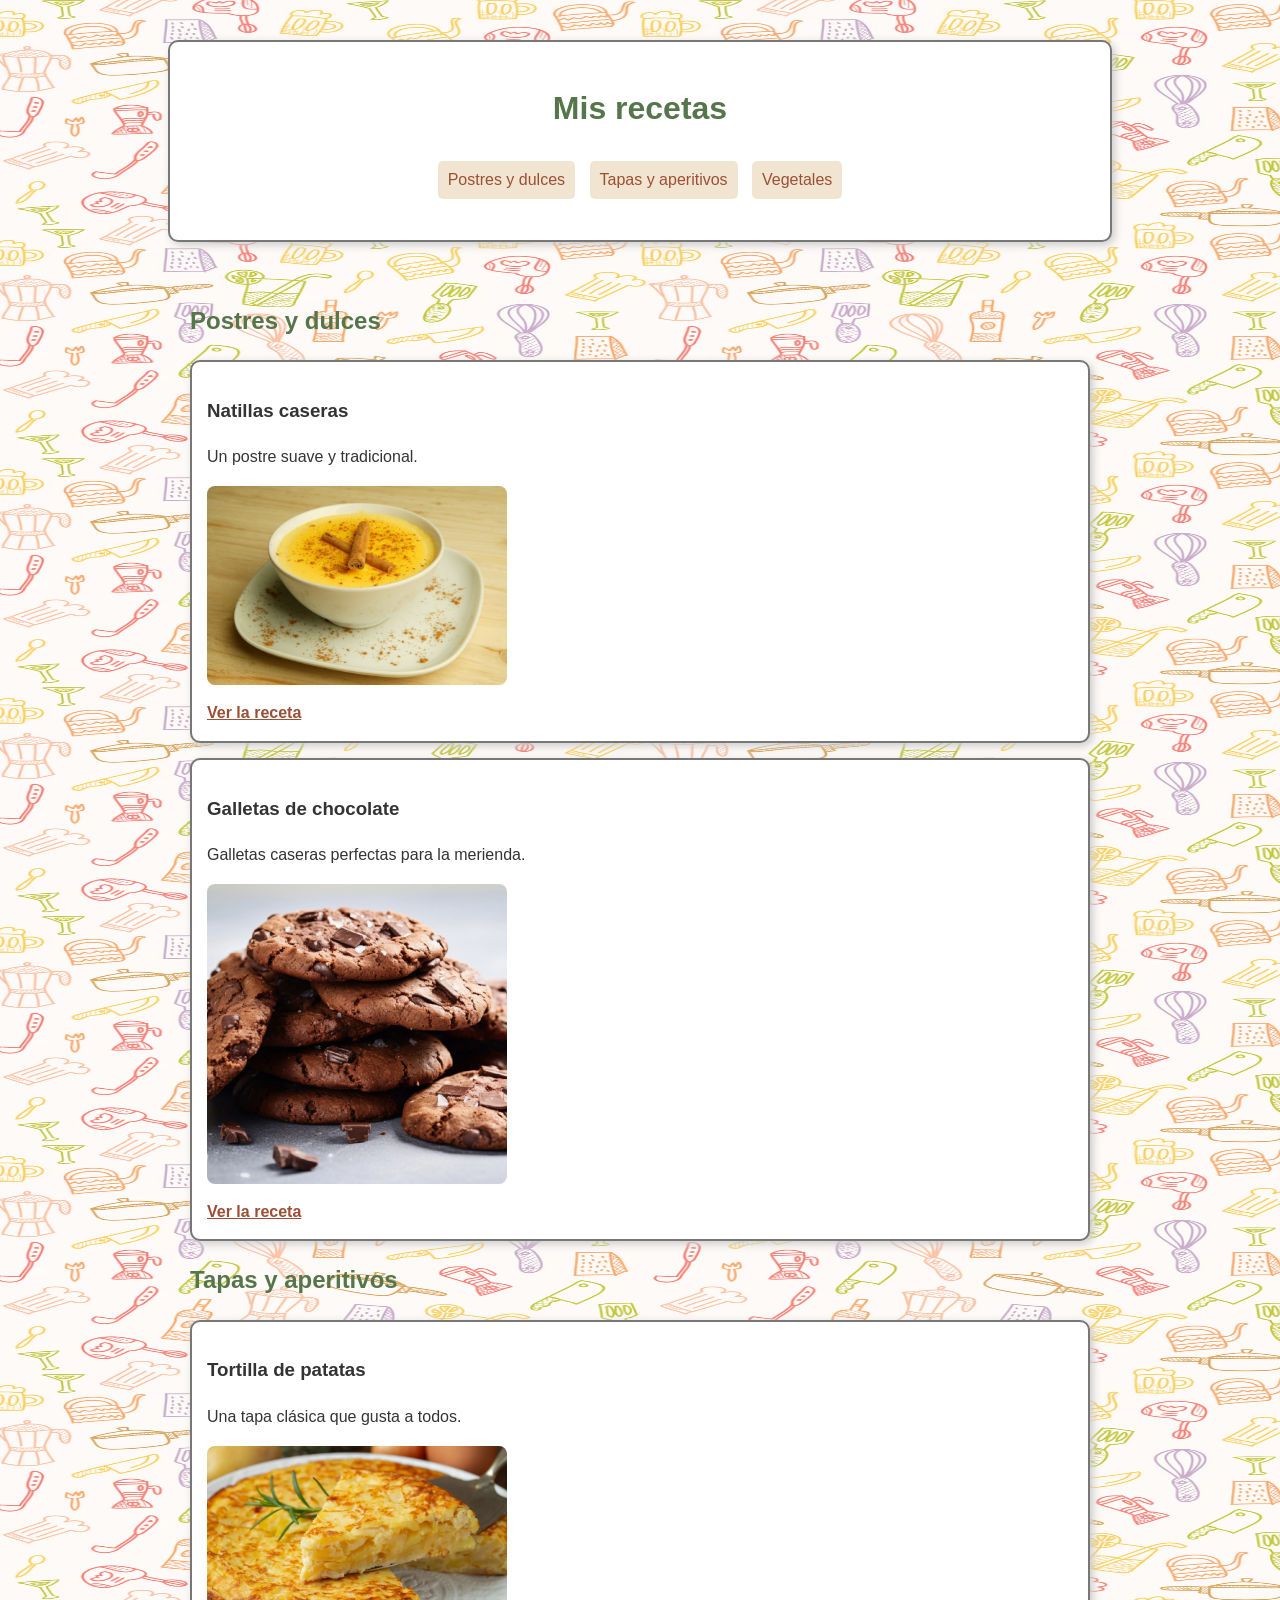
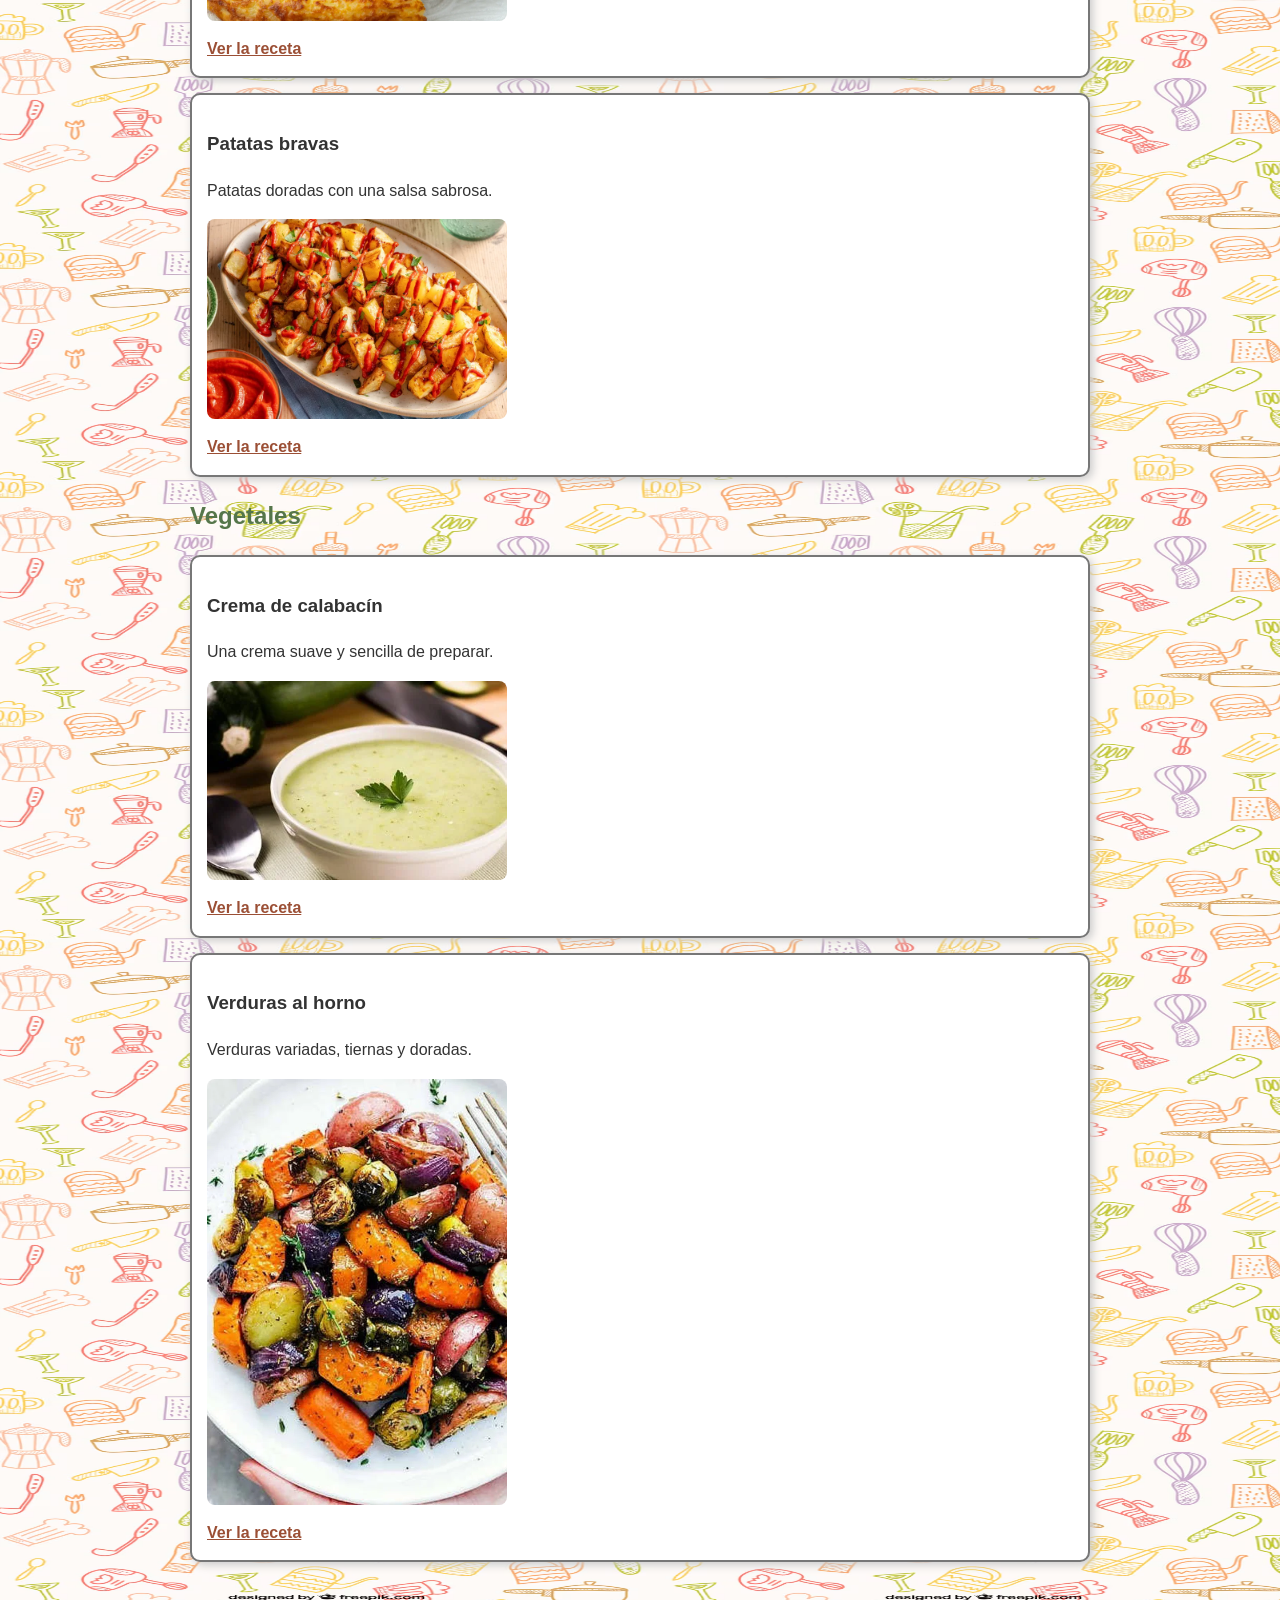
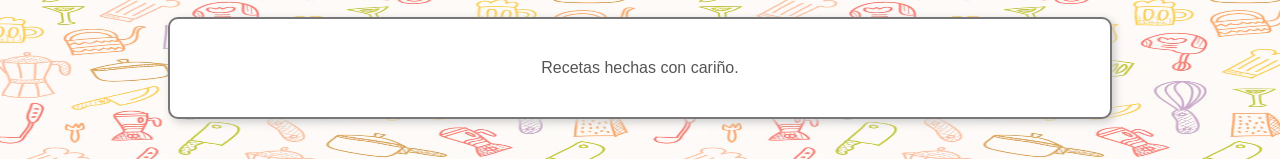
<file: index.html>
<!doctype html>
<html lang="es">
<head>
  <meta charset="utf-8">
  <meta name="viewport" content="width=device-width, initial-scale=1">
  <title>Mis recetas</title>
  <link rel="stylesheet" href="estilos/estiloreceta.css">
</head>
<body>
  <header>
    <h1>Mis recetas</h1>
    <nav aria-label="Categorías de recetas">
      <ul>
        <li><a href="#postres">Postres y dulces</a></li>
        <li><a href="#tapas">Tapas y aperitivos</a></li>
        <li><a href="#vegetales">Vegetales</a></li>
      </ul>
    </nav>
  </header>

  <main>
    <section id="postres">
      <h2>Postres y dulces</h2>
      <article>
        <h3>Natillas caseras</h3>
        <p>Un postre suave y tradicional.</p>
        <img src="imagenes/natillas-caseras.jpg" alt="Cuencos de natillas caseras">
        <a href="paginas/natillas.html">Ver la receta</a>
      </article>
      <article>
        <h3>Galletas de chocolate</h3>
        <p>Galletas caseras perfectas para la merienda.</p>
        <img src="imagenes/galletas de chocolate.jpg" alt="Galletas de chocolate">
        <a href="paginas/galletas.html">Ver la receta</a>
      </article>
    </section>

    <section id="tapas">
      <h2>Tapas y aperitivos</h2>
      <article>
        <h3>Tortilla de patatas</h3>
        <p>Una tapa clásica que gusta a todos.</p>
        <img src="imagenes/tortilla%20de%20patata.jpg" alt="Tortilla de patatas">
        <a href="paginas/tortilla.html">Ver la receta</a>
      </article>
      <article>
        <h3>Patatas bravas</h3>
        <p>Patatas doradas con una salsa sabrosa.</p>
        <img src="imagenes/patatas%20bravas.jpg" alt="Patatas bravas">
        <a href="paginas/patatas-bravas.html">Ver la receta</a>
      </article>
    </section>

    <section id="vegetales">
      <h2>Vegetales</h2>
      <article>
        <h3>Crema de calabacín</h3>
        <p>Una crema suave y sencilla de preparar.</p>
        <img src="imagenes/crema-de-verduras.jpg" alt="Crema de calabacín">
        <a href="paginas/crema-calabacin.html">Ver la receta</a>
      </article>
      <article>
        <h3>Verduras al horno</h3>
        <p>Verduras variadas, tiernas y doradas.</p>
        <img src="imagenes/verduras-al-horno.jpg" alt="Verduras variadas al horno">
        <a href="paginas/verduras-horno.html">Ver la receta</a>
      </article>
    </section>
  </main>

  <footer>
    <p>Recetas hechas con cariño.</p>
  </footer>
</body>
</html>
</file>
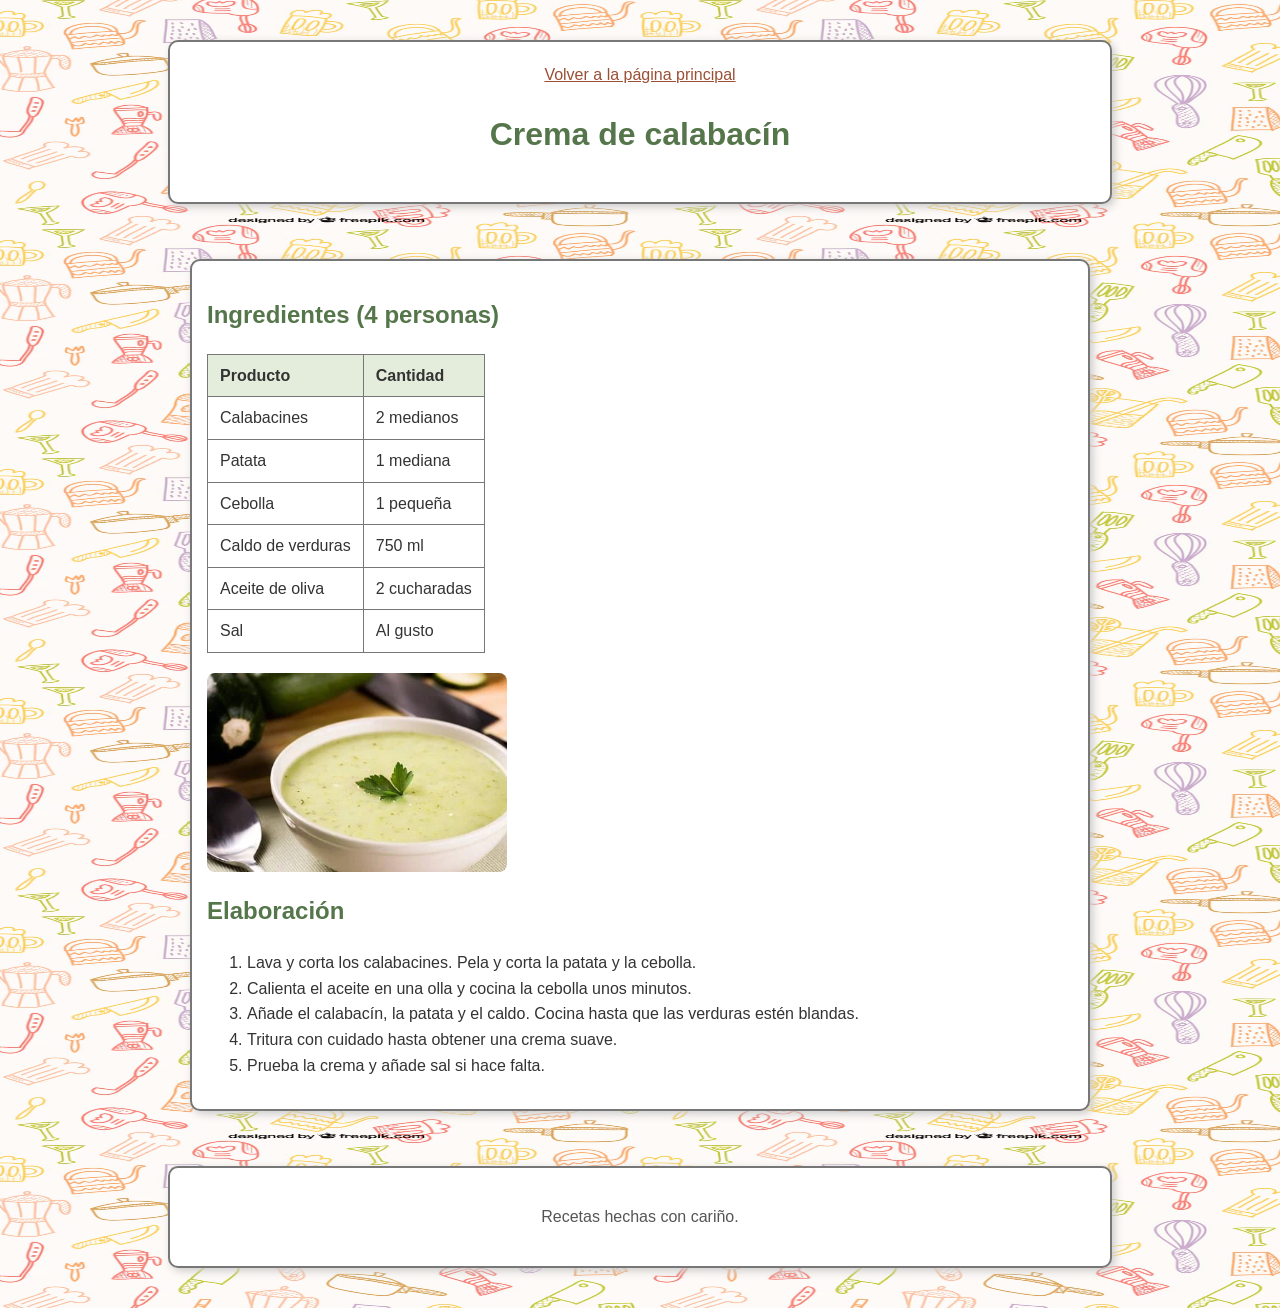
<file: crema-calabacin.html>
<!doctype html>
<html lang="es">
<head>
  <meta charset="utf-8">
  <meta name="viewport" content="width=device-width, initial-scale=1">
  <title>Crema de calabacín</title>
  <link rel="stylesheet" href="../estilos/estiloreceta.css">
</head>
<body>
  <header>
    <a href="../index.html">Volver a la página principal</a>
    <h1>Crema de calabacín</h1>
  </header>
  <main>
    <article>
      <section>
        <h2>Ingredientes (4 personas)</h2>
        <table>
          <thead><tr><th>Producto</th><th>Cantidad</th></tr></thead>
          <tbody>
            <tr><td>Calabacines</td><td>2 medianos</td></tr>
            <tr><td>Patata</td><td>1 mediana</td></tr>
            <tr><td>Cebolla</td><td>1 pequeña</td></tr>
            <tr><td>Caldo de verduras</td><td>750 ml</td></tr>
            <tr><td>Aceite de oliva</td><td>2 cucharadas</td></tr>
            <tr><td>Sal</td><td>Al gusto</td></tr>
          </tbody>
        </table>
        <img src="../imagenes/crema-de-verduras.jpg" alt="Crema de calabacín">
      </section>
      <section>
        <h2>Elaboración</h2>
        <ol>
          <li>Lava y corta los calabacines. Pela y corta la patata y la cebolla.</li>
          <li>Calienta el aceite en una olla y cocina la cebolla unos minutos.</li>
          <li>Añade el calabacín, la patata y el caldo. Cocina hasta que las verduras estén blandas.</li>
          <li>Tritura con cuidado hasta obtener una crema suave.</li>
          <li>Prueba la crema y añade sal si hace falta.</li>
        </ol>
      </section>
    </article>
  </main>
  <footer><p>Recetas hechas con cariño.</p></footer>
</body>
</html>
</file>
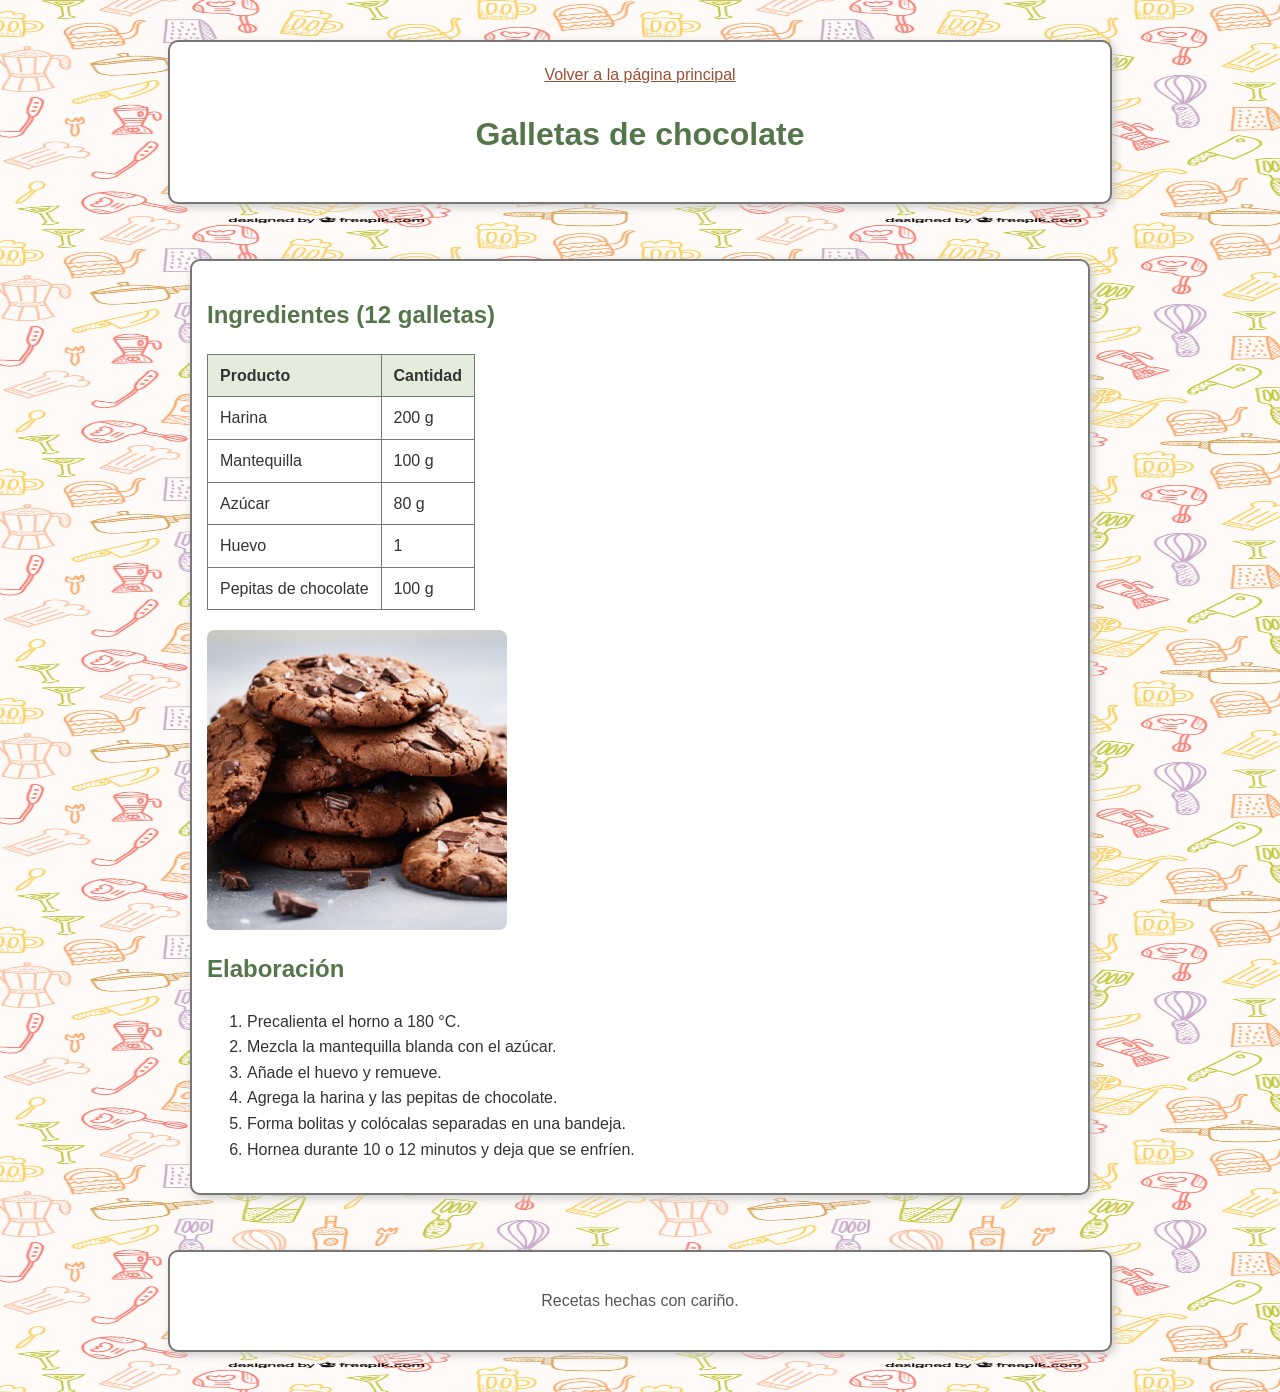
<file: galletas.html>
<!doctype html>
<html lang="es">
<head>
  <meta charset="utf-8">
  <meta name="viewport" content="width=device-width, initial-scale=1">
  <title>Galletas de chocolate</title>
  <link rel="stylesheet" href="../estilos/estiloreceta.css">
</head>
<body>
  <header>
    <a href="../index.html">Volver a la página principal</a>
    <h1>Galletas de chocolate</h1>
  </header>
  <main>
    <article>
      <section>
        <h2>Ingredientes (12 galletas)</h2>
        <table>
          <thead><tr><th>Producto</th><th>Cantidad</th></tr></thead>
          <tbody>
            <tr><td>Harina</td><td>200 g</td></tr>
            <tr><td>Mantequilla</td><td>100 g</td></tr>
            <tr><td>Azúcar</td><td>80 g</td></tr>
            <tr><td>Huevo</td><td>1</td></tr>
            <tr><td>Pepitas de chocolate</td><td>100 g</td></tr>
          </tbody>
        </table>
        <img src="../imagenes/galletas de chocolate.jpg" alt="Galletas de chocolate">
      </section>
      <section>
        <h2>Elaboración</h2>
        <ol>
          <li>Precalienta el horno a 180 °C.</li>
          <li>Mezcla la mantequilla blanda con el azúcar.</li>
          <li>Añade el huevo y remueve.</li>
          <li>Agrega la harina y las pepitas de chocolate.</li>
          <li>Forma bolitas y colócalas separadas en una bandeja.</li>
          <li>Hornea durante 10 o 12 minutos y deja que se enfríen.</li>
        </ol>
      </section>
    </article>
  </main>
  <footer><p>Recetas hechas con cariño.</p></footer>
</body>
</html>
</file>
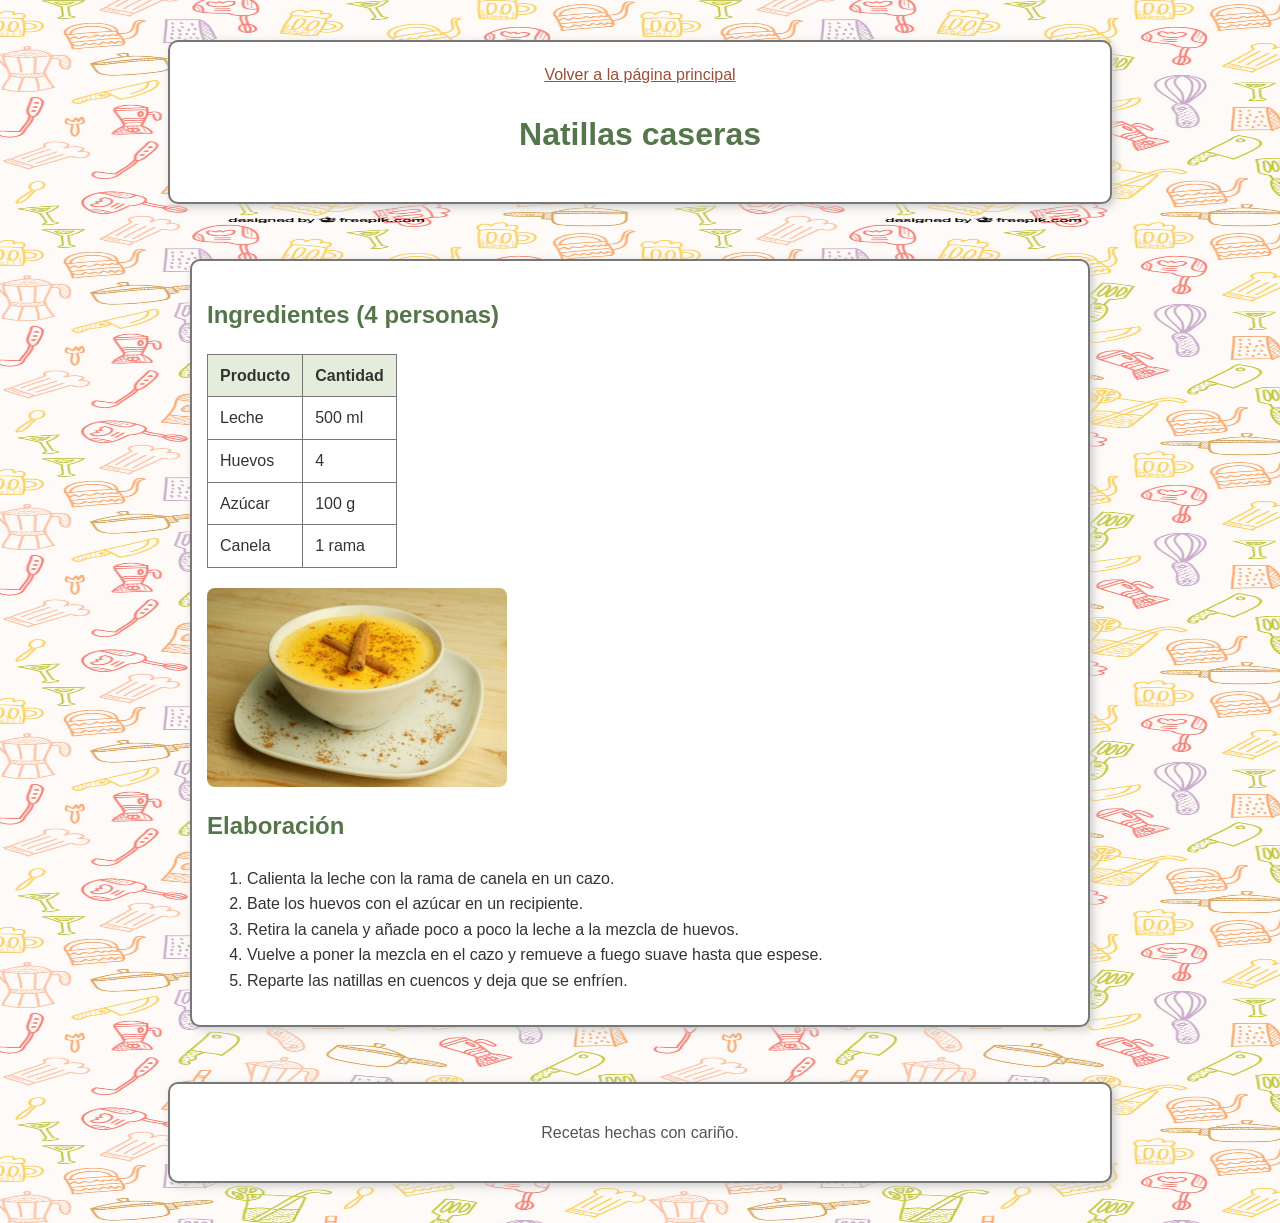
<file: natillas.html>
<!doctype html>
<html lang="es">
<head>
  <meta charset="utf-8">
  <meta name="viewport" content="width=device-width, initial-scale=1">
  <title>Natillas caseras</title>
  <link rel="stylesheet" href="../estilos/estiloreceta.css">
</head>
<body>
  <header>
    <a href="../index.html">Volver a la página principal</a>
    <h1>Natillas caseras</h1>
  </header>
  <main>
    <article>
      <section>
        <h2>Ingredientes (4 personas)</h2>
        <table>
          <thead><tr><th>Producto</th><th>Cantidad</th></tr></thead>
          <tbody>
            <tr><td>Leche</td><td>500 ml</td></tr>
            <tr><td>Huevos</td><td>4</td></tr>
            <tr><td>Azúcar</td><td>100 g</td></tr>
            <tr><td>Canela</td><td>1 rama</td></tr>
          </tbody>
        </table>
        <img src="../imagenes/natillas-caseras.jpg" alt="Cuencos de natillas caseras">
      </section>
      <section>
        <h2>Elaboración</h2>
        <ol>
          <li>Calienta la leche con la rama de canela en un cazo.</li>
          <li>Bate los huevos con el azúcar en un recipiente.</li>
          <li>Retira la canela y añade poco a poco la leche a la mezcla de huevos.</li>
          <li>Vuelve a poner la mezcla en el cazo y remueve a fuego suave hasta que espese.</li>
          <li>Reparte las natillas en cuencos y deja que se enfríen.</li>
        </ol>
      </section>
    </article>
  </main>
  <footer><p>Recetas hechas con cariño.</p></footer>
</body>
</html>
</file>
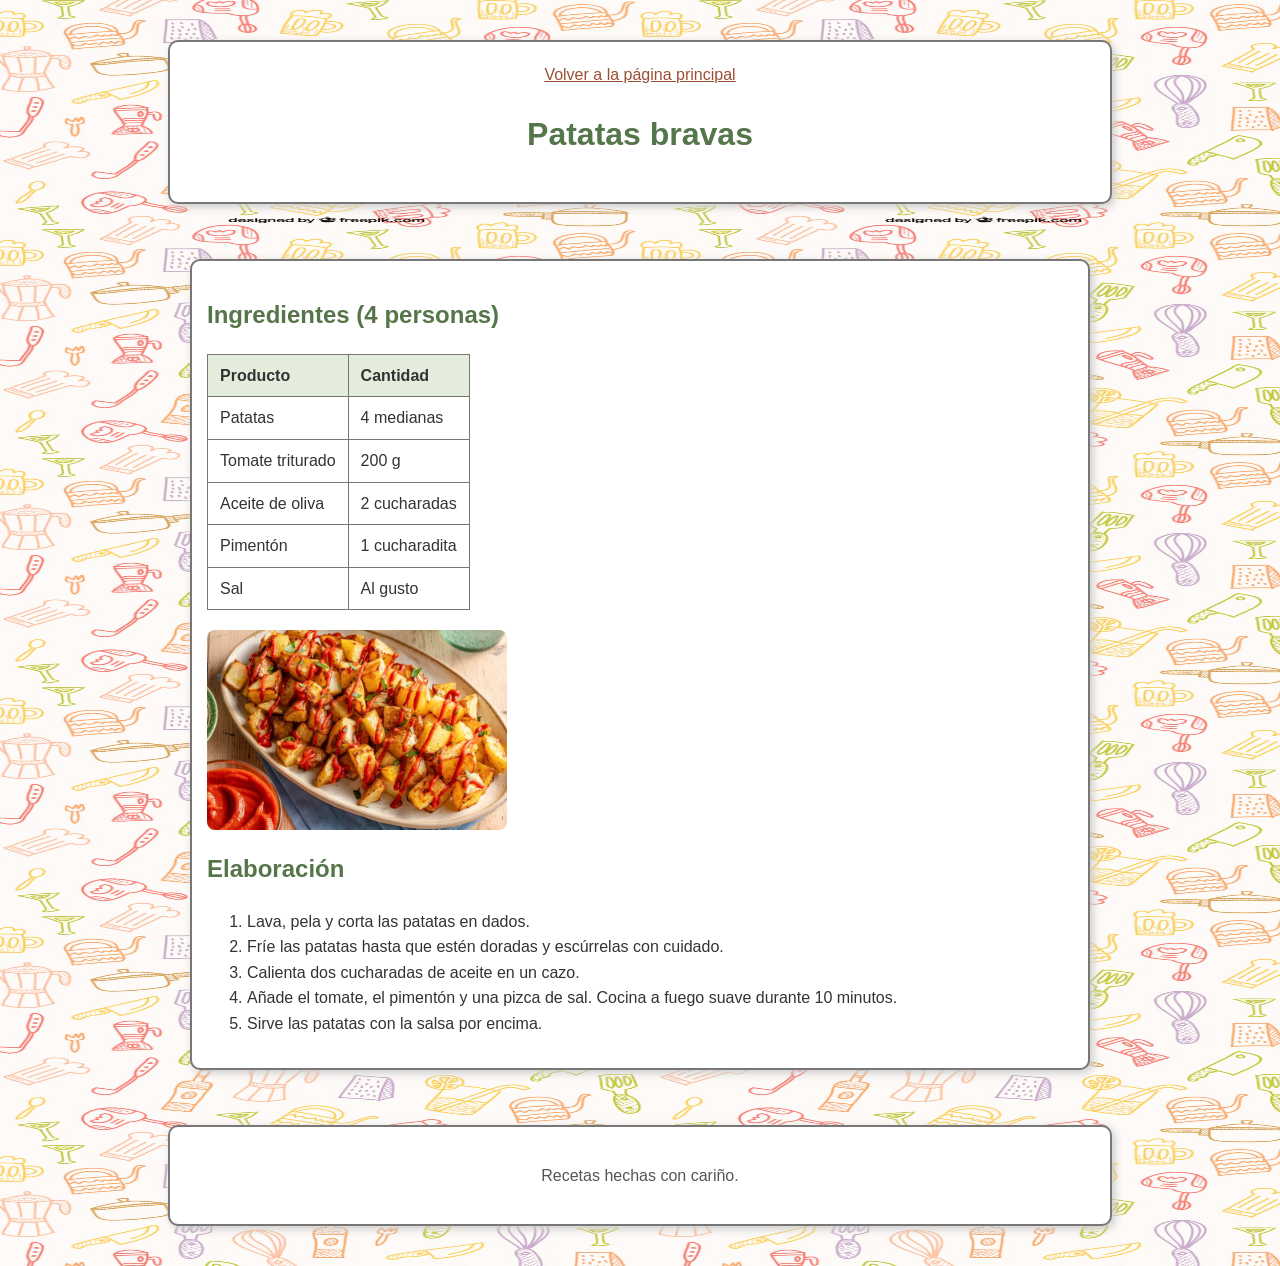
<file: patatas-bravas.html>
<!doctype html>
<html lang="es">
<head>
  <meta charset="utf-8">
  <meta name="viewport" content="width=device-width, initial-scale=1">
  <title>Patatas bravas</title>
  <link rel="stylesheet" href="../estilos/estiloreceta.css">
</head>
<body>
  <header>
    <a href="../index.html">Volver a la página principal</a>
    <h1>Patatas bravas</h1>
  </header>
  <main>
    <article>
      <section>
        <h2>Ingredientes (4 personas)</h2>
        <table>
          <thead><tr><th>Producto</th><th>Cantidad</th></tr></thead>
          <tbody>
            <tr><td>Patatas</td><td>4 medianas</td></tr>
            <tr><td>Tomate triturado</td><td>200 g</td></tr>
            <tr><td>Aceite de oliva</td><td>2 cucharadas</td></tr>
            <tr><td>Pimentón</td><td>1 cucharadita</td></tr>
            <tr><td>Sal</td><td>Al gusto</td></tr>
          </tbody>
        </table>
        <img src="../imagenes/patatas%20bravas.jpg" alt="Patatas bravas">
      </section>
      <section>
        <h2>Elaboración</h2>
        <ol>
          <li>Lava, pela y corta las patatas en dados.</li>
          <li>Fríe las patatas hasta que estén doradas y escúrrelas con cuidado.</li>
          <li>Calienta dos cucharadas de aceite en un cazo.</li>
          <li>Añade el tomate, el pimentón y una pizca de sal. Cocina a fuego suave durante 10 minutos.</li>
          <li>Sirve las patatas con la salsa por encima.</li>
        </ol>
      </section>
    </article>
  </main>
  <footer><p>Recetas hechas con cariño.</p></footer>
</body>
</html>
</file>
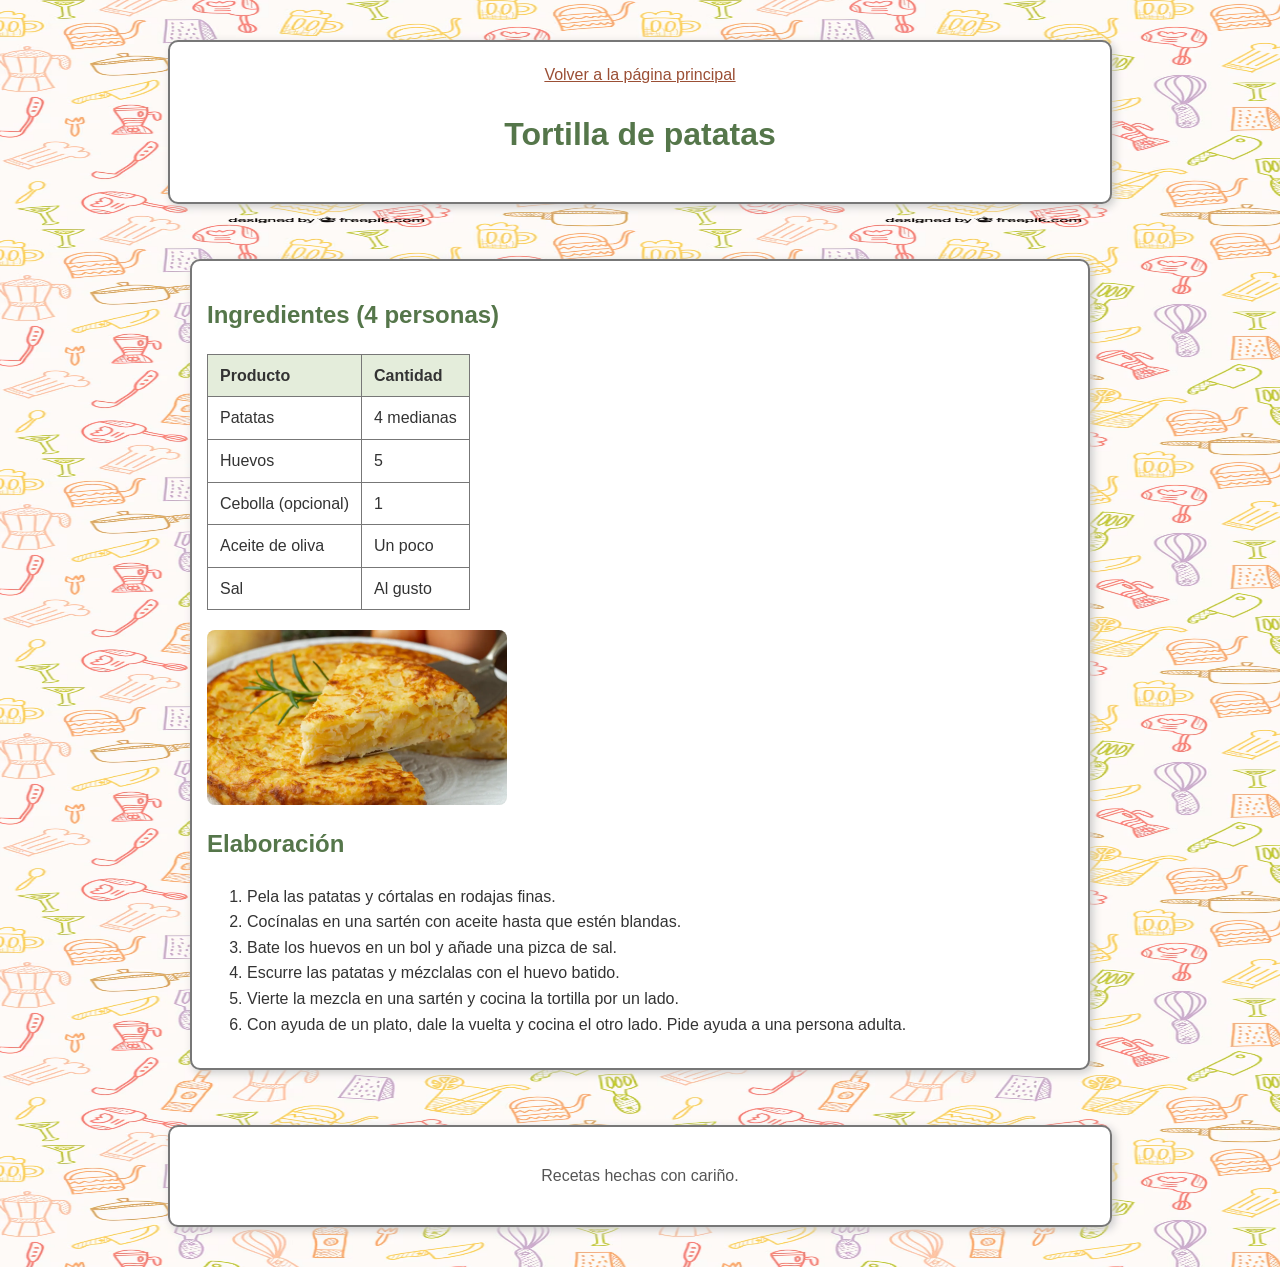
<file: tortilla.html>
<!doctype html>
<html lang="es">
<head>
  <meta charset="utf-8">
  <meta name="viewport" content="width=device-width, initial-scale=1">
  <title>Tortilla de patatas</title>
  <link rel="stylesheet" href="../estilos/estiloreceta.css">
</head>
<body>
  <header>
    <a href="../index.html">Volver a la página principal</a>
    <h1>Tortilla de patatas</h1>
  </header>
  <main>
    <article>
      <section>
        <h2>Ingredientes (4 personas)</h2>
        <table>
          <thead><tr><th>Producto</th><th>Cantidad</th></tr></thead>
          <tbody>
            <tr><td>Patatas</td><td>4 medianas</td></tr>
            <tr><td>Huevos</td><td>5</td></tr>
            <tr><td>Cebolla (opcional)</td><td>1</td></tr>
            <tr><td>Aceite de oliva</td><td>Un poco</td></tr>
            <tr><td>Sal</td><td>Al gusto</td></tr>
          </tbody>
        </table>
        <img src="../imagenes/tortilla%20de%20patata.jpg" alt="Tortilla de patatas">
      </section>
      <section>
        <h2>Elaboración</h2>
        <ol>
          <li>Pela las patatas y córtalas en rodajas finas.</li>
          <li>Cocínalas en una sartén con aceite hasta que estén blandas.</li>
          <li>Bate los huevos en un bol y añade una pizca de sal.</li>
          <li>Escurre las patatas y mézclalas con el huevo batido.</li>
          <li>Vierte la mezcla en una sartén y cocina la tortilla por un lado.</li>
          <li>Con ayuda de un plato, dale la vuelta y cocina el otro lado. Pide ayuda a una persona adulta.</li>
        </ol>
      </section>
    </article>
  </main>
  <footer><p>Recetas hechas con cariño.</p></footer>
</body>
</html>
</file>
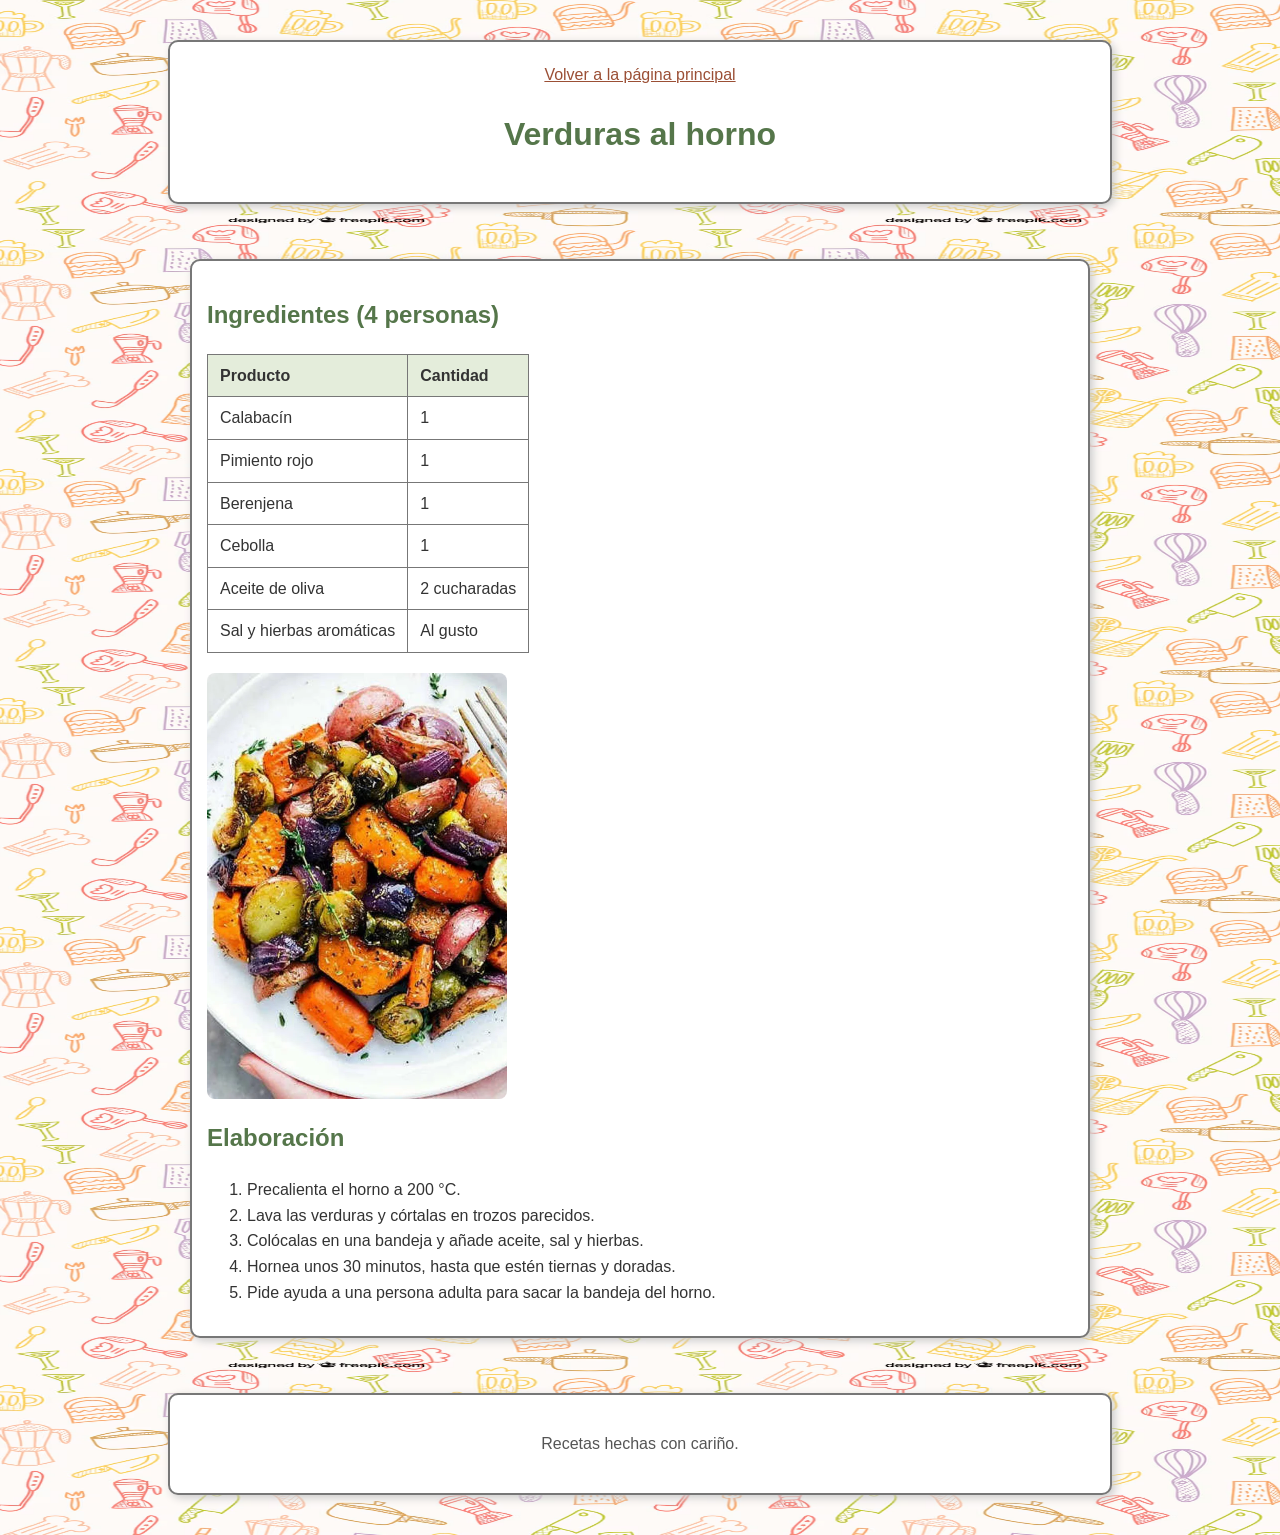
<file: verduras-horno.html>
<!doctype html>
<html lang="es">
<head>
  <meta charset="utf-8">
  <meta name="viewport" content="width=device-width, initial-scale=1">
  <title>Verduras al horno</title>
  <link rel="stylesheet" href="../estilos/estiloreceta.css">
</head>
<body>
  <header>
    <a href="../index.html">Volver a la página principal</a>
    <h1>Verduras al horno</h1>
  </header>
  <main>
    <article>
      <section>
        <h2>Ingredientes (4 personas)</h2>
        <table>
          <thead><tr><th>Producto</th><th>Cantidad</th></tr></thead>
          <tbody>
            <tr><td>Calabacín</td><td>1</td></tr>
            <tr><td>Pimiento rojo</td><td>1</td></tr>
            <tr><td>Berenjena</td><td>1</td></tr>
            <tr><td>Cebolla</td><td>1</td></tr>
            <tr><td>Aceite de oliva</td><td>2 cucharadas</td></tr>
            <tr><td>Sal y hierbas aromáticas</td><td>Al gusto</td></tr>
          </tbody>
        </table>
        <img src="../imagenes/verduras-al-horno.jpg" alt="Verduras variadas al horno">
      </section>
      <section>
        <h2>Elaboración</h2>
        <ol>
          <li>Precalienta el horno a 200 °C.</li>
          <li>Lava las verduras y córtalas en trozos parecidos.</li>
          <li>Colócalas en una bandeja y añade aceite, sal y hierbas.</li>
          <li>Hornea unos 30 minutos, hasta que estén tiernas y doradas.</li>
          <li>Pide ayuda a una persona adulta para sacar la bandeja del horno.</li>
        </ol>
      </section>
    </article>
  </main>
  <footer><p>Recetas hechas con cariño.</p></footer>
</body>
</html>
</file>
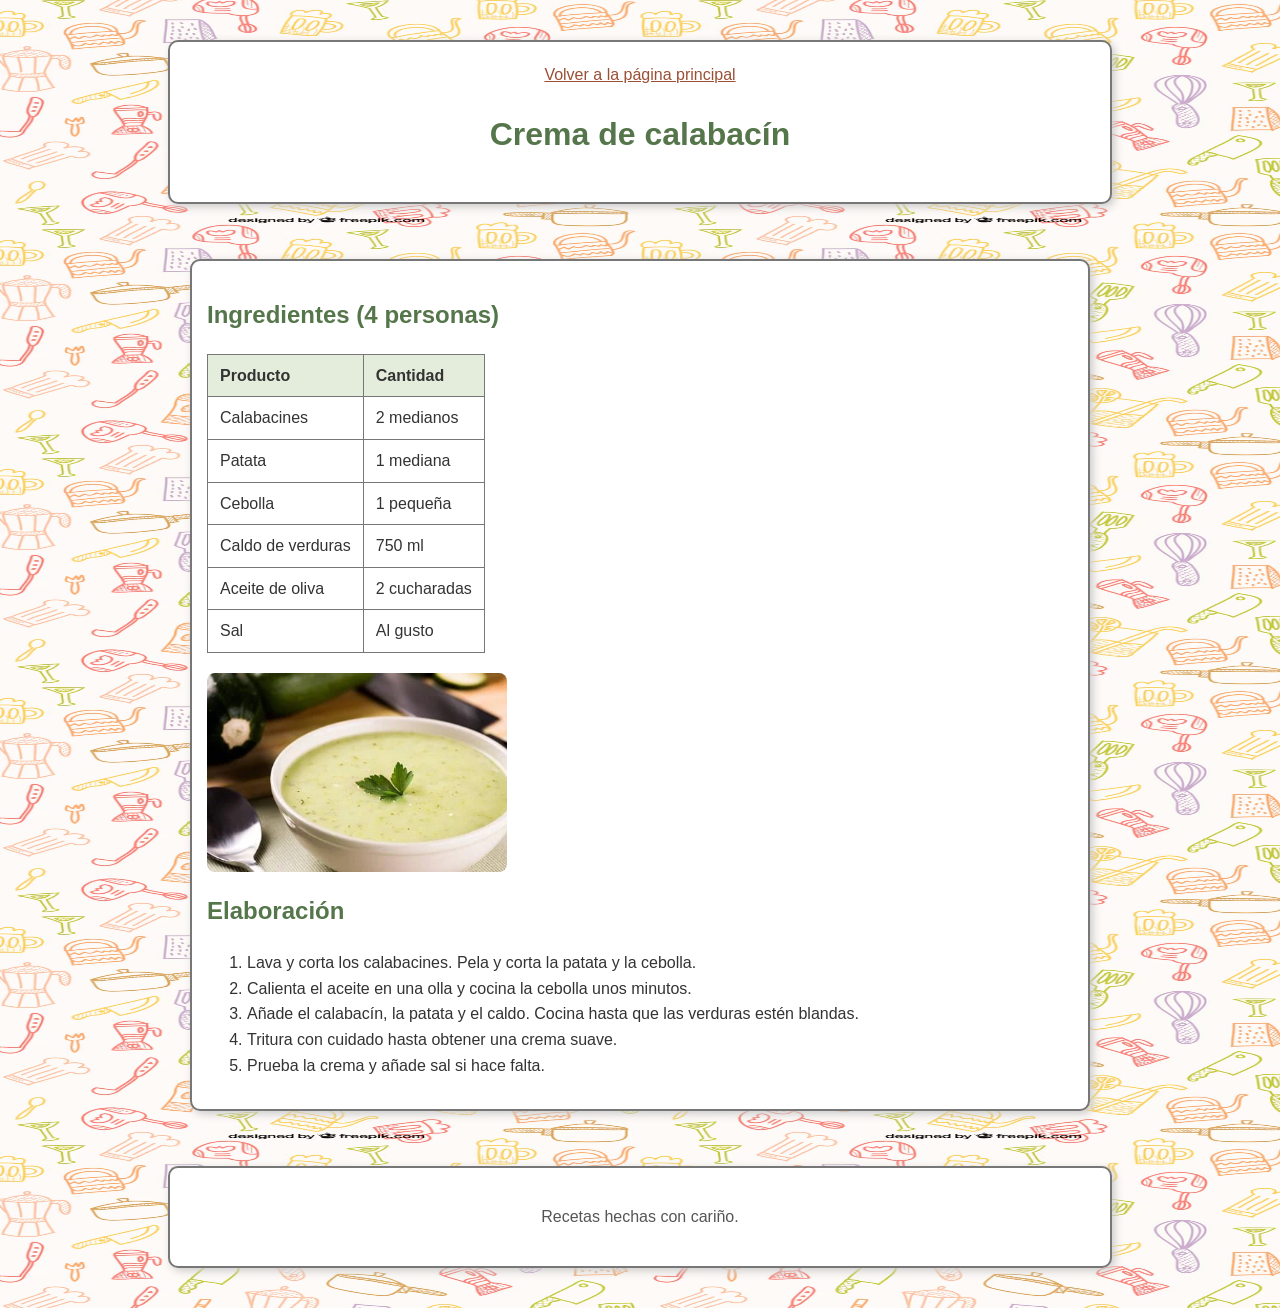
<file: paginas/crema-calabacin.html>
<!doctype html>
<html lang="es">
<head>
  <meta charset="utf-8">
  <meta name="viewport" content="width=device-width, initial-scale=1">
  <title>Crema de calabacín</title>
  <link rel="stylesheet" href="../estilos/estiloreceta.css">
</head>
<body>
  <header>
    <a href="../index.html">Volver a la página principal</a>
    <h1>Crema de calabacín</h1>
  </header>
  <main>
    <article>
      <section>
        <h2>Ingredientes (4 personas)</h2>
        <table>
          <thead><tr><th>Producto</th><th>Cantidad</th></tr></thead>
          <tbody>
            <tr><td>Calabacines</td><td>2 medianos</td></tr>
            <tr><td>Patata</td><td>1 mediana</td></tr>
            <tr><td>Cebolla</td><td>1 pequeña</td></tr>
            <tr><td>Caldo de verduras</td><td>750 ml</td></tr>
            <tr><td>Aceite de oliva</td><td>2 cucharadas</td></tr>
            <tr><td>Sal</td><td>Al gusto</td></tr>
          </tbody>
        </table>
        <img src="../imagenes/crema-de-verduras.jpg" alt="Crema de calabacín">
      </section>
      <section>
        <h2>Elaboración</h2>
        <ol>
          <li>Lava y corta los calabacines. Pela y corta la patata y la cebolla.</li>
          <li>Calienta el aceite en una olla y cocina la cebolla unos minutos.</li>
          <li>Añade el calabacín, la patata y el caldo. Cocina hasta que las verduras estén blandas.</li>
          <li>Tritura con cuidado hasta obtener una crema suave.</li>
          <li>Prueba la crema y añade sal si hace falta.</li>
        </ol>
      </section>
    </article>
  </main>
  <footer><p>Recetas hechas con cariño.</p></footer>
</body>
</html>
</file>
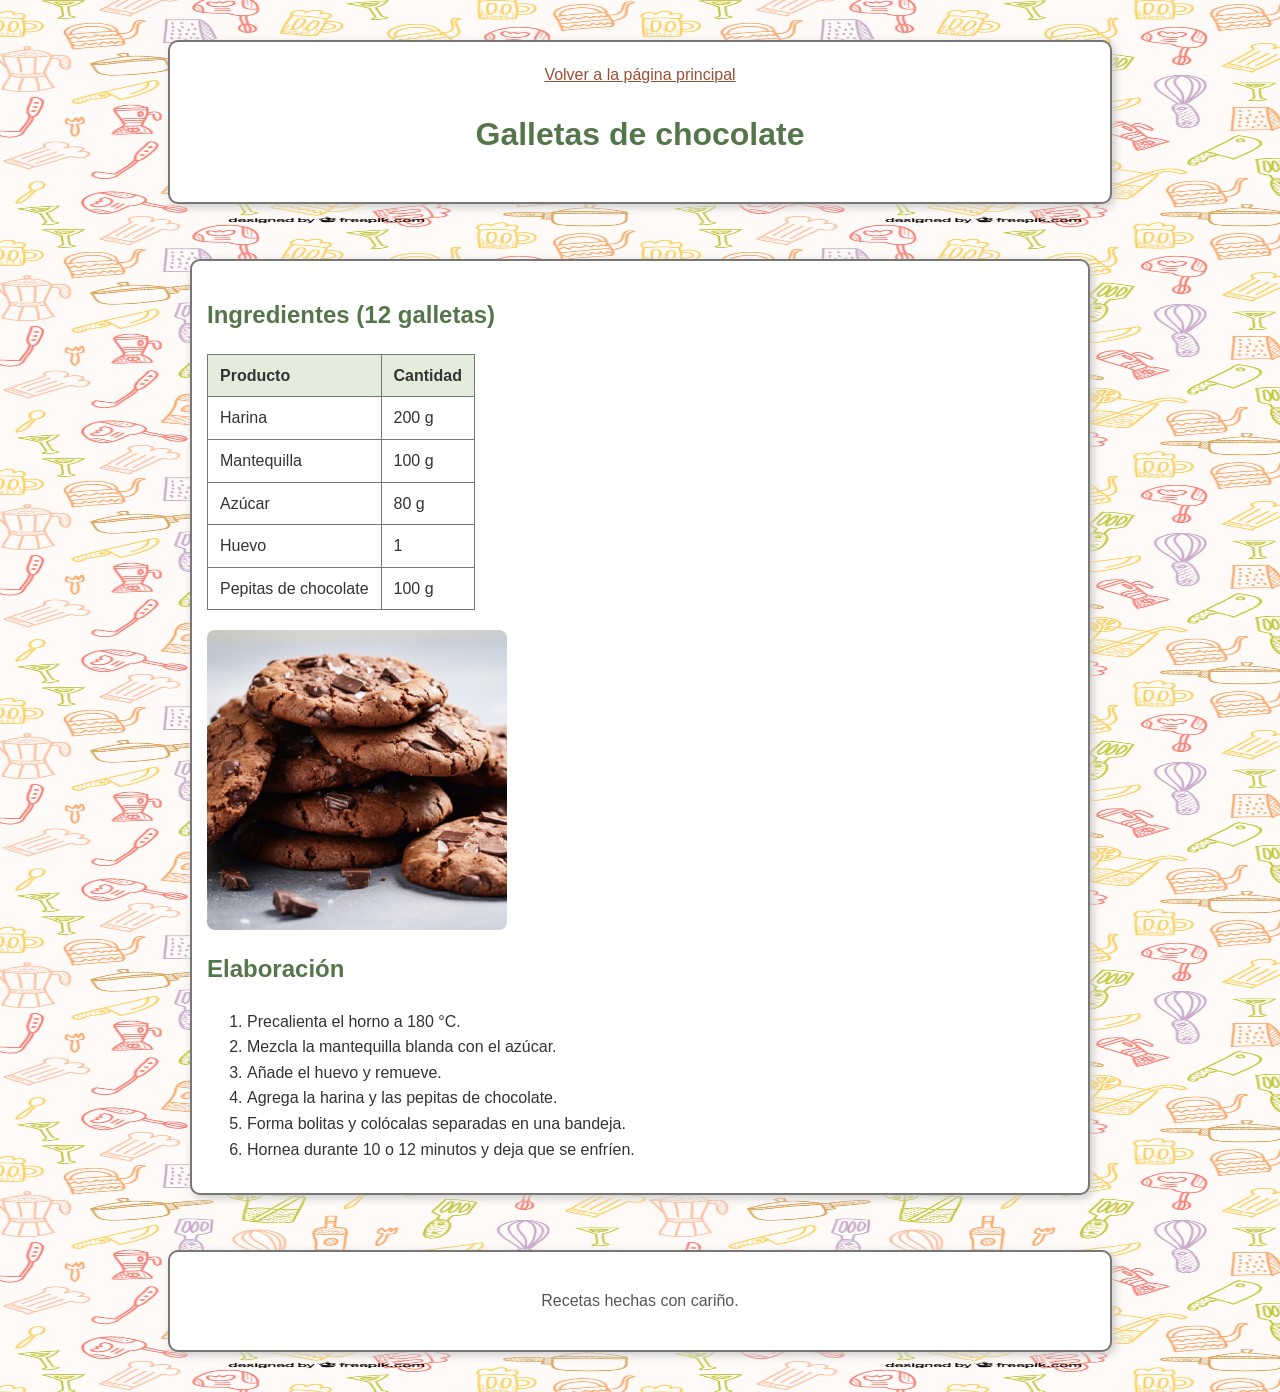
<file: paginas/galletas.html>
<!doctype html>
<html lang="es">
<head>
  <meta charset="utf-8">
  <meta name="viewport" content="width=device-width, initial-scale=1">
  <title>Galletas de chocolate</title>
  <link rel="stylesheet" href="../estilos/estiloreceta.css">
</head>
<body>
  <header>
    <a href="../index.html">Volver a la página principal</a>
    <h1>Galletas de chocolate</h1>
  </header>
  <main>
    <article>
      <section>
        <h2>Ingredientes (12 galletas)</h2>
        <table>
          <thead><tr><th>Producto</th><th>Cantidad</th></tr></thead>
          <tbody>
            <tr><td>Harina</td><td>200 g</td></tr>
            <tr><td>Mantequilla</td><td>100 g</td></tr>
            <tr><td>Azúcar</td><td>80 g</td></tr>
            <tr><td>Huevo</td><td>1</td></tr>
            <tr><td>Pepitas de chocolate</td><td>100 g</td></tr>
          </tbody>
        </table>
        <img src="../imagenes/galletas de chocolate.jpg" alt="Galletas de chocolate">
      </section>
      <section>
        <h2>Elaboración</h2>
        <ol>
          <li>Precalienta el horno a 180 °C.</li>
          <li>Mezcla la mantequilla blanda con el azúcar.</li>
          <li>Añade el huevo y remueve.</li>
          <li>Agrega la harina y las pepitas de chocolate.</li>
          <li>Forma bolitas y colócalas separadas en una bandeja.</li>
          <li>Hornea durante 10 o 12 minutos y deja que se enfríen.</li>
        </ol>
      </section>
    </article>
  </main>
  <footer><p>Recetas hechas con cariño.</p></footer>
</body>
</html>
</file>
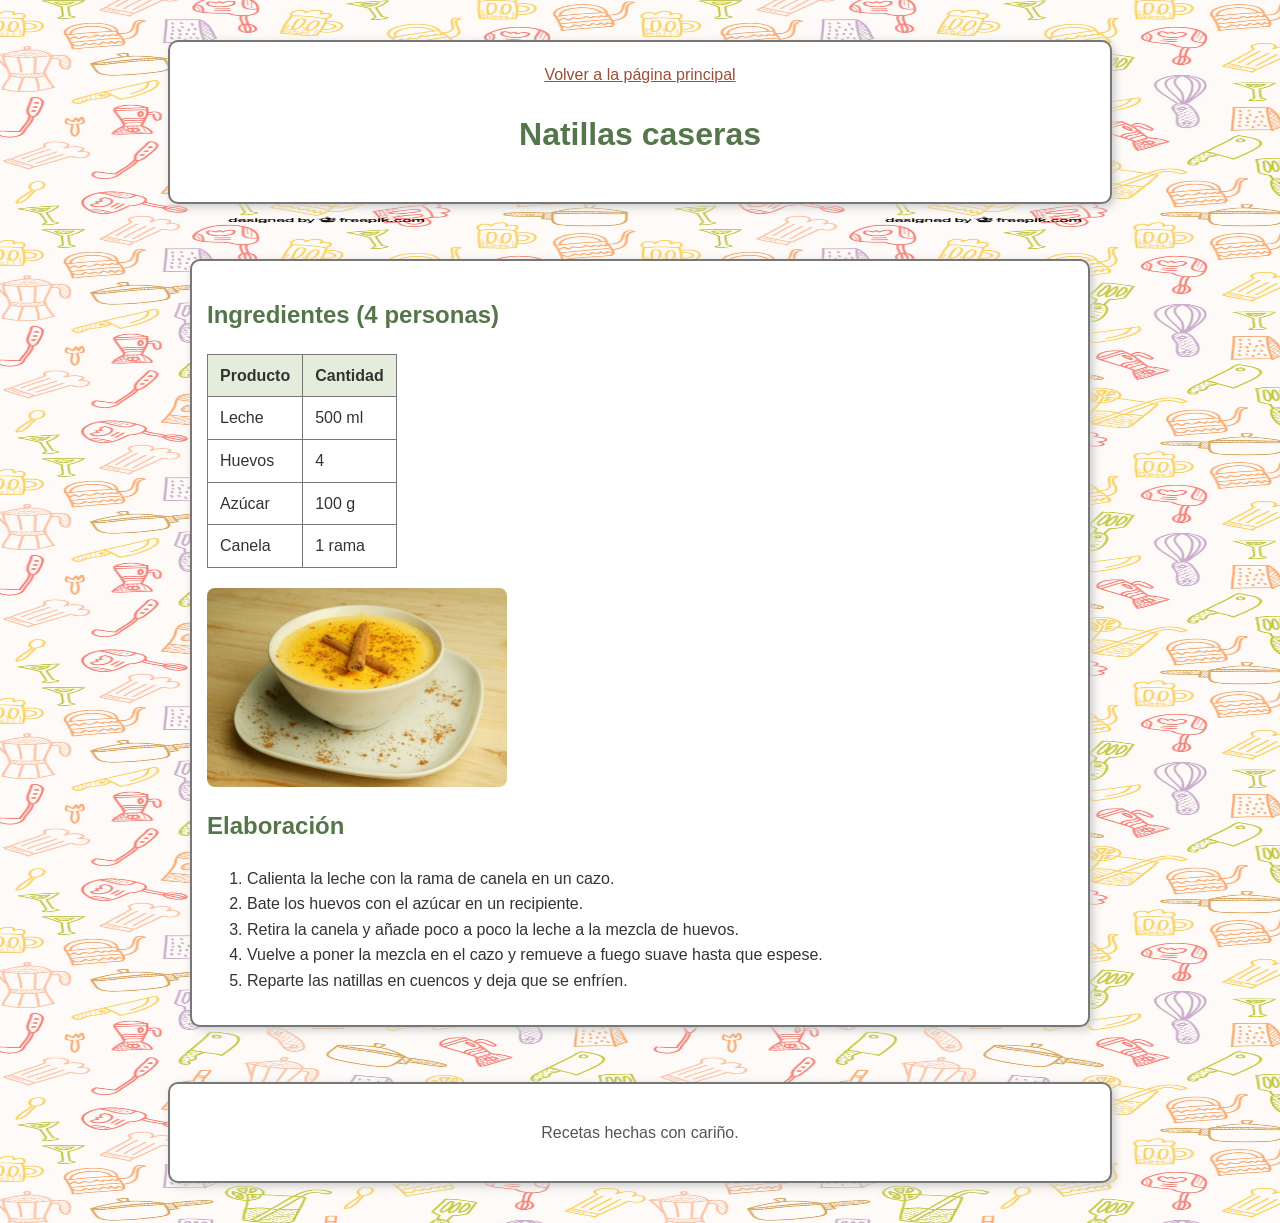
<file: paginas/natillas.html>
<!doctype html>
<html lang="es">
<head>
  <meta charset="utf-8">
  <meta name="viewport" content="width=device-width, initial-scale=1">
  <title>Natillas caseras</title>
  <link rel="stylesheet" href="../estilos/estiloreceta.css">
</head>
<body>
  <header>
    <a href="../index.html">Volver a la página principal</a>
    <h1>Natillas caseras</h1>
  </header>
  <main>
    <article>
      <section>
        <h2>Ingredientes (4 personas)</h2>
        <table>
          <thead><tr><th>Producto</th><th>Cantidad</th></tr></thead>
          <tbody>
            <tr><td>Leche</td><td>500 ml</td></tr>
            <tr><td>Huevos</td><td>4</td></tr>
            <tr><td>Azúcar</td><td>100 g</td></tr>
            <tr><td>Canela</td><td>1 rama</td></tr>
          </tbody>
        </table>
        <img src="../imagenes/natillas-caseras.jpg" alt="Cuencos de natillas caseras">
      </section>
      <section>
        <h2>Elaboración</h2>
        <ol>
          <li>Calienta la leche con la rama de canela en un cazo.</li>
          <li>Bate los huevos con el azúcar en un recipiente.</li>
          <li>Retira la canela y añade poco a poco la leche a la mezcla de huevos.</li>
          <li>Vuelve a poner la mezcla en el cazo y remueve a fuego suave hasta que espese.</li>
          <li>Reparte las natillas en cuencos y deja que se enfríen.</li>
        </ol>
      </section>
    </article>
  </main>
  <footer><p>Recetas hechas con cariño.</p></footer>
</body>
</html>
</file>
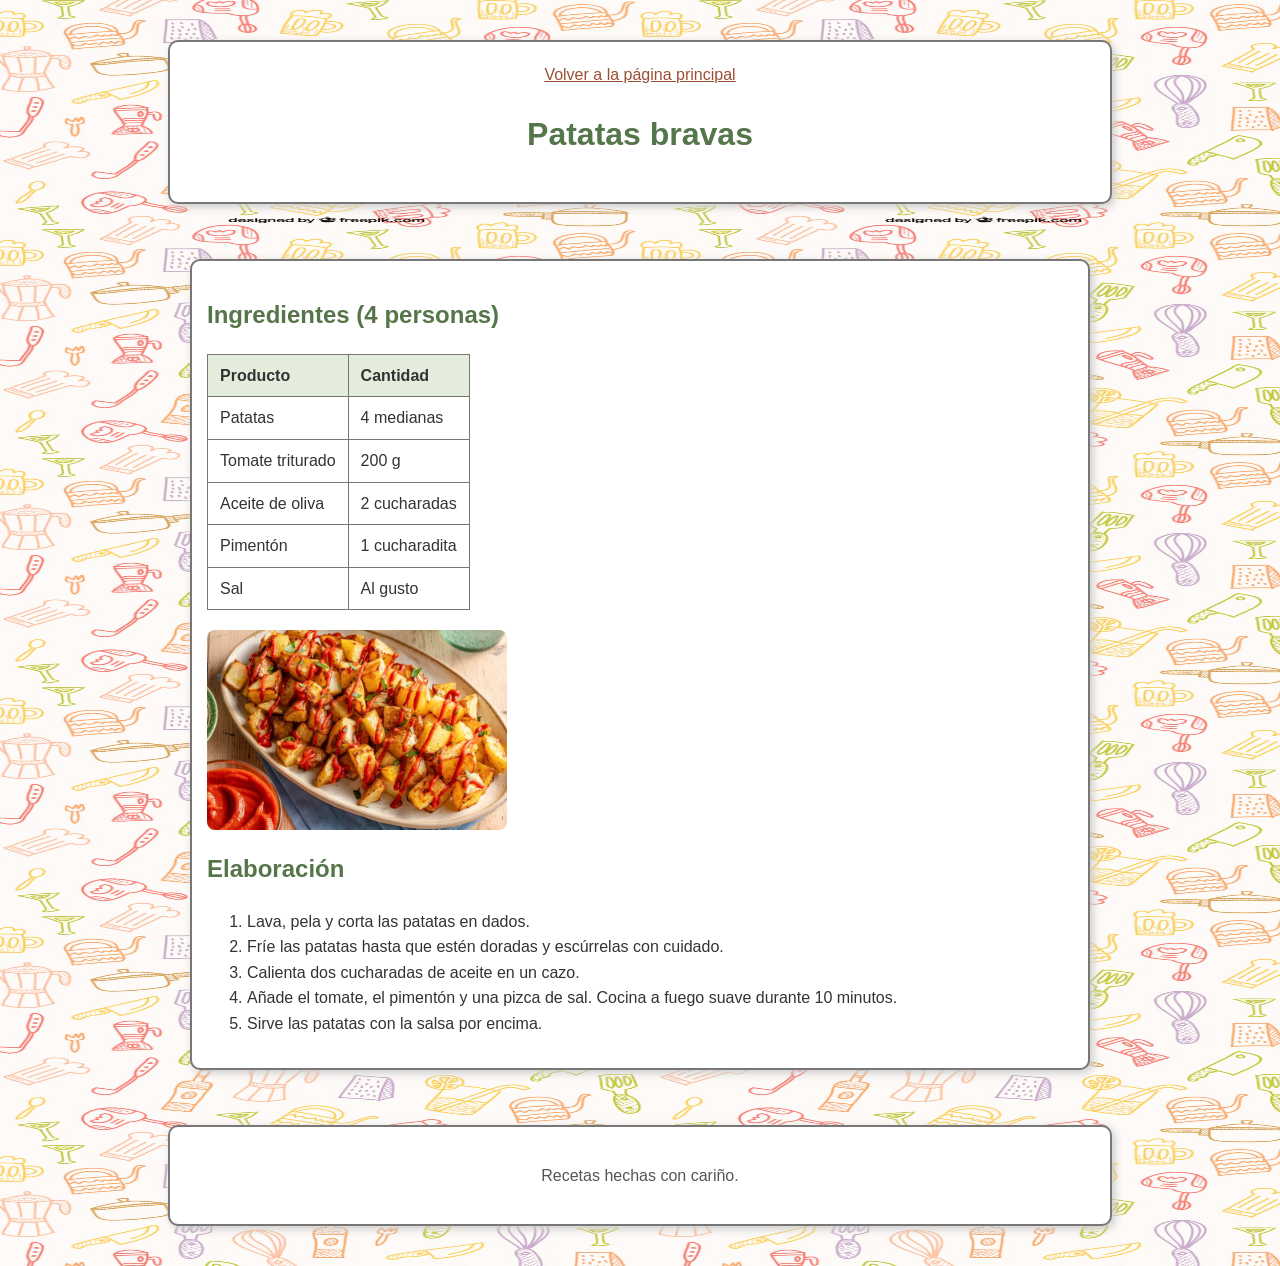
<file: paginas/patatas-bravas.html>
<!doctype html>
<html lang="es">
<head>
  <meta charset="utf-8">
  <meta name="viewport" content="width=device-width, initial-scale=1">
  <title>Patatas bravas</title>
  <link rel="stylesheet" href="../estilos/estiloreceta.css">
</head>
<body>
  <header>
    <a href="../index.html">Volver a la página principal</a>
    <h1>Patatas bravas</h1>
  </header>
  <main>
    <article>
      <section>
        <h2>Ingredientes (4 personas)</h2>
        <table>
          <thead><tr><th>Producto</th><th>Cantidad</th></tr></thead>
          <tbody>
            <tr><td>Patatas</td><td>4 medianas</td></tr>
            <tr><td>Tomate triturado</td><td>200 g</td></tr>
            <tr><td>Aceite de oliva</td><td>2 cucharadas</td></tr>
            <tr><td>Pimentón</td><td>1 cucharadita</td></tr>
            <tr><td>Sal</td><td>Al gusto</td></tr>
          </tbody>
        </table>
        <img src="../imagenes/patatas%20bravas.jpg" alt="Patatas bravas">
      </section>
      <section>
        <h2>Elaboración</h2>
        <ol>
          <li>Lava, pela y corta las patatas en dados.</li>
          <li>Fríe las patatas hasta que estén doradas y escúrrelas con cuidado.</li>
          <li>Calienta dos cucharadas de aceite en un cazo.</li>
          <li>Añade el tomate, el pimentón y una pizca de sal. Cocina a fuego suave durante 10 minutos.</li>
          <li>Sirve las patatas con la salsa por encima.</li>
        </ol>
      </section>
    </article>
  </main>
  <footer><p>Recetas hechas con cariño.</p></footer>
</body>
</html>
</file>
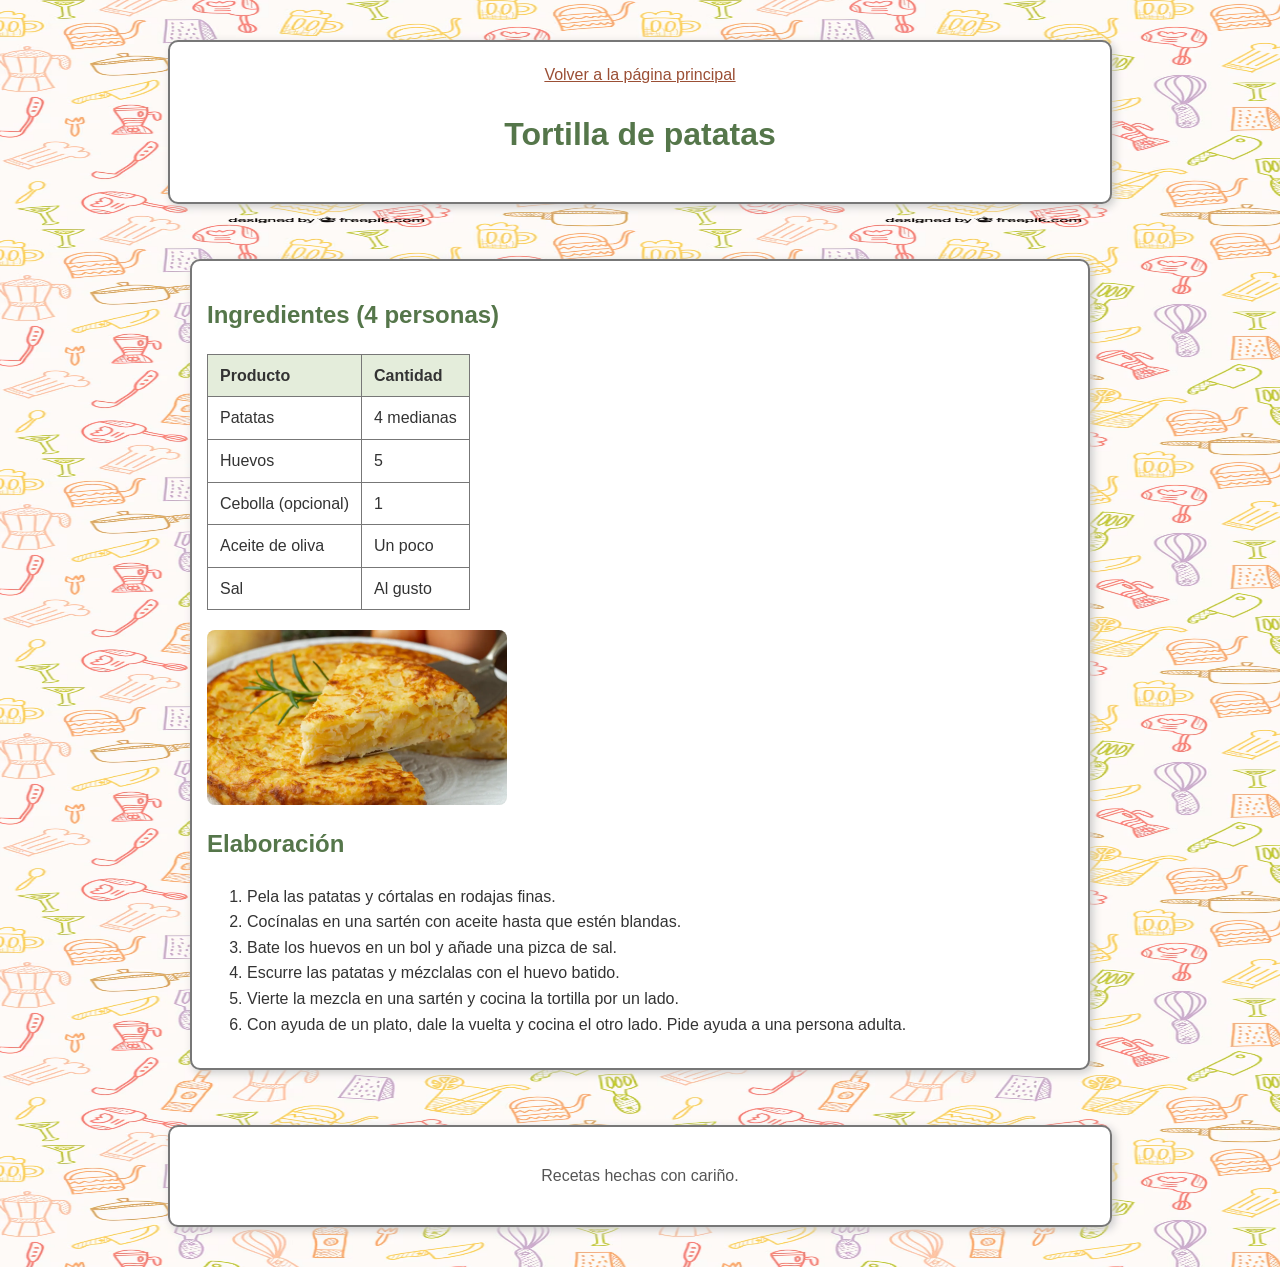
<file: paginas/tortilla.html>
<!doctype html>
<html lang="es">
<head>
  <meta charset="utf-8">
  <meta name="viewport" content="width=device-width, initial-scale=1">
  <title>Tortilla de patatas</title>
  <link rel="stylesheet" href="../estilos/estiloreceta.css">
</head>
<body>
  <header>
    <a href="../index.html">Volver a la página principal</a>
    <h1>Tortilla de patatas</h1>
  </header>
  <main>
    <article>
      <section>
        <h2>Ingredientes (4 personas)</h2>
        <table>
          <thead><tr><th>Producto</th><th>Cantidad</th></tr></thead>
          <tbody>
            <tr><td>Patatas</td><td>4 medianas</td></tr>
            <tr><td>Huevos</td><td>5</td></tr>
            <tr><td>Cebolla (opcional)</td><td>1</td></tr>
            <tr><td>Aceite de oliva</td><td>Un poco</td></tr>
            <tr><td>Sal</td><td>Al gusto</td></tr>
          </tbody>
        </table>
        <img src="../imagenes/tortilla%20de%20patata.jpg" alt="Tortilla de patatas">
      </section>
      <section>
        <h2>Elaboración</h2>
        <ol>
          <li>Pela las patatas y córtalas en rodajas finas.</li>
          <li>Cocínalas en una sartén con aceite hasta que estén blandas.</li>
          <li>Bate los huevos en un bol y añade una pizca de sal.</li>
          <li>Escurre las patatas y mézclalas con el huevo batido.</li>
          <li>Vierte la mezcla en una sartén y cocina la tortilla por un lado.</li>
          <li>Con ayuda de un plato, dale la vuelta y cocina el otro lado. Pide ayuda a una persona adulta.</li>
        </ol>
      </section>
    </article>
  </main>
  <footer><p>Recetas hechas con cariño.</p></footer>
</body>
</html>
</file>
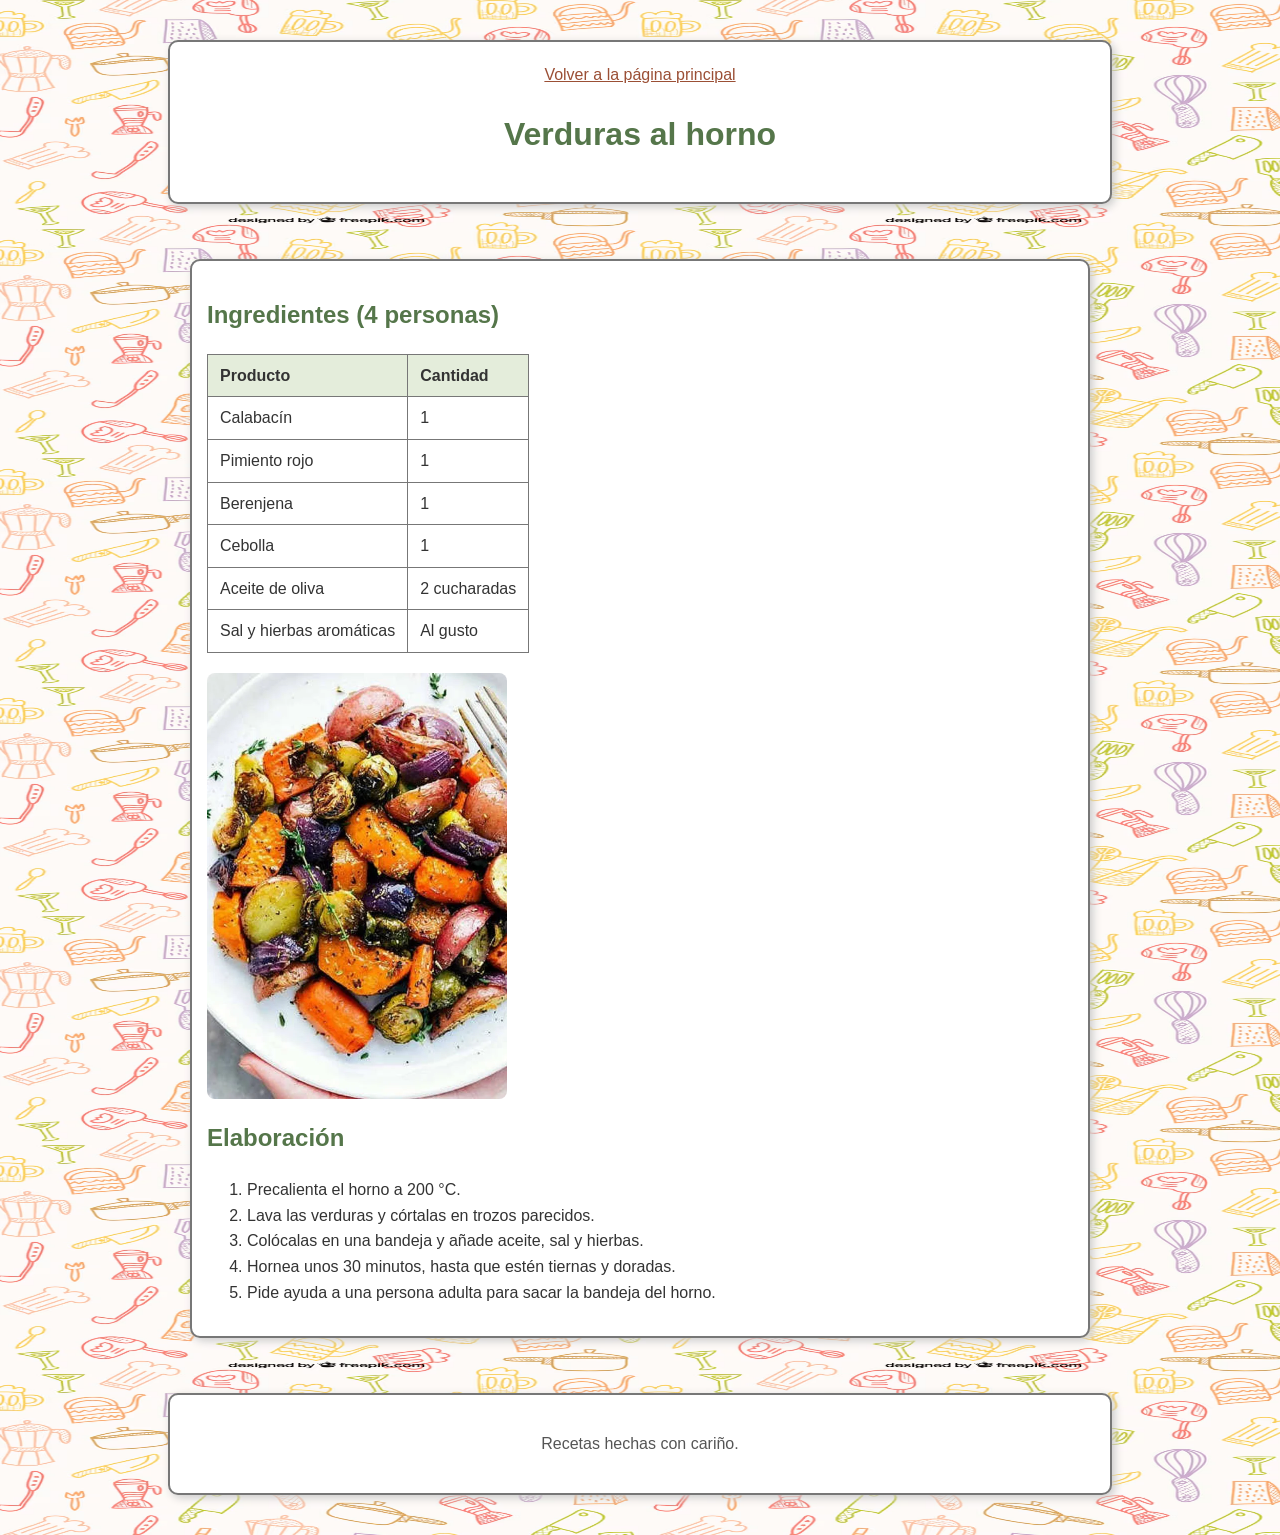
<file: paginas/verduras-horno.html>
<!doctype html>
<html lang="es">
<head>
  <meta charset="utf-8">
  <meta name="viewport" content="width=device-width, initial-scale=1">
  <title>Verduras al horno</title>
  <link rel="stylesheet" href="../estilos/estiloreceta.css">
</head>
<body>
  <header>
    <a href="../index.html">Volver a la página principal</a>
    <h1>Verduras al horno</h1>
  </header>
  <main>
    <article>
      <section>
        <h2>Ingredientes (4 personas)</h2>
        <table>
          <thead><tr><th>Producto</th><th>Cantidad</th></tr></thead>
          <tbody>
            <tr><td>Calabacín</td><td>1</td></tr>
            <tr><td>Pimiento rojo</td><td>1</td></tr>
            <tr><td>Berenjena</td><td>1</td></tr>
            <tr><td>Cebolla</td><td>1</td></tr>
            <tr><td>Aceite de oliva</td><td>2 cucharadas</td></tr>
            <tr><td>Sal y hierbas aromáticas</td><td>Al gusto</td></tr>
          </tbody>
        </table>
        <img src="../imagenes/verduras-al-horno.jpg" alt="Verduras variadas al horno">
      </section>
      <section>
        <h2>Elaboración</h2>
        <ol>
          <li>Precalienta el horno a 200 °C.</li>
          <li>Lava las verduras y córtalas en trozos parecidos.</li>
          <li>Colócalas en una bandeja y añade aceite, sal y hierbas.</li>
          <li>Hornea unos 30 minutos, hasta que estén tiernas y doradas.</li>
          <li>Pide ayuda a una persona adulta para sacar la bandeja del horno.</li>
        </ol>
      </section>
    </article>
  </main>
  <footer><p>Recetas hechas con cariño.</p></footer>
</body>
</html>
</file>
<file: estilos/estiloreceta.css>
body {
  margin: 0;
  padding: 20px;
  background-image: url("../imagenes/fondo-cocina.png");
  background-repeat: repeat;
  background-size: 657px 229px;
  color: #333333;
  font-family: Arial, sans-serif;
  line-height: 1.6;
}

header,
main,
footer {
  max-width: 900px;
  margin: 20px auto;
  padding: 20px;
}

header,
article,
footer {
  background-color: white;
  border: 2px solid #777777;
  border-radius: 10px;
  box-shadow: 3px 3px 8px #cccccc;
}

header {
  text-align: center;
}

h1,
h2 {
  color: #55764a;
}

nav ul {
  padding: 0;
  list-style: none;
}

nav li {
  display: inline-block;
  margin: 5px;
}

nav a,
a {
  color: #9b4f35;
}

nav a {
  display: inline-block;
  padding: 6px 10px;
  background-color: #f1e5d2;
  border-radius: 5px;
  text-decoration: none;
}

article {
  margin: 15px 0;
  padding: 15px;
}

article a {
  font-weight: bold;
}

table {
  border-collapse: collapse;
  margin-bottom: 20px;
  background-color: white;
}

th,
td {
  padding: 8px 12px;
  border: 1px solid #777777;
  text-align: left;
}

th {
  background-color: #e4eddb;
}

img {
  display: block;
  width: 300px;
  max-width: 100%;
  height: auto;
  margin: 15px 0;
  border-radius: 8px;
}

footer {
  text-align: center;
  color: #555555;
}
</file>
